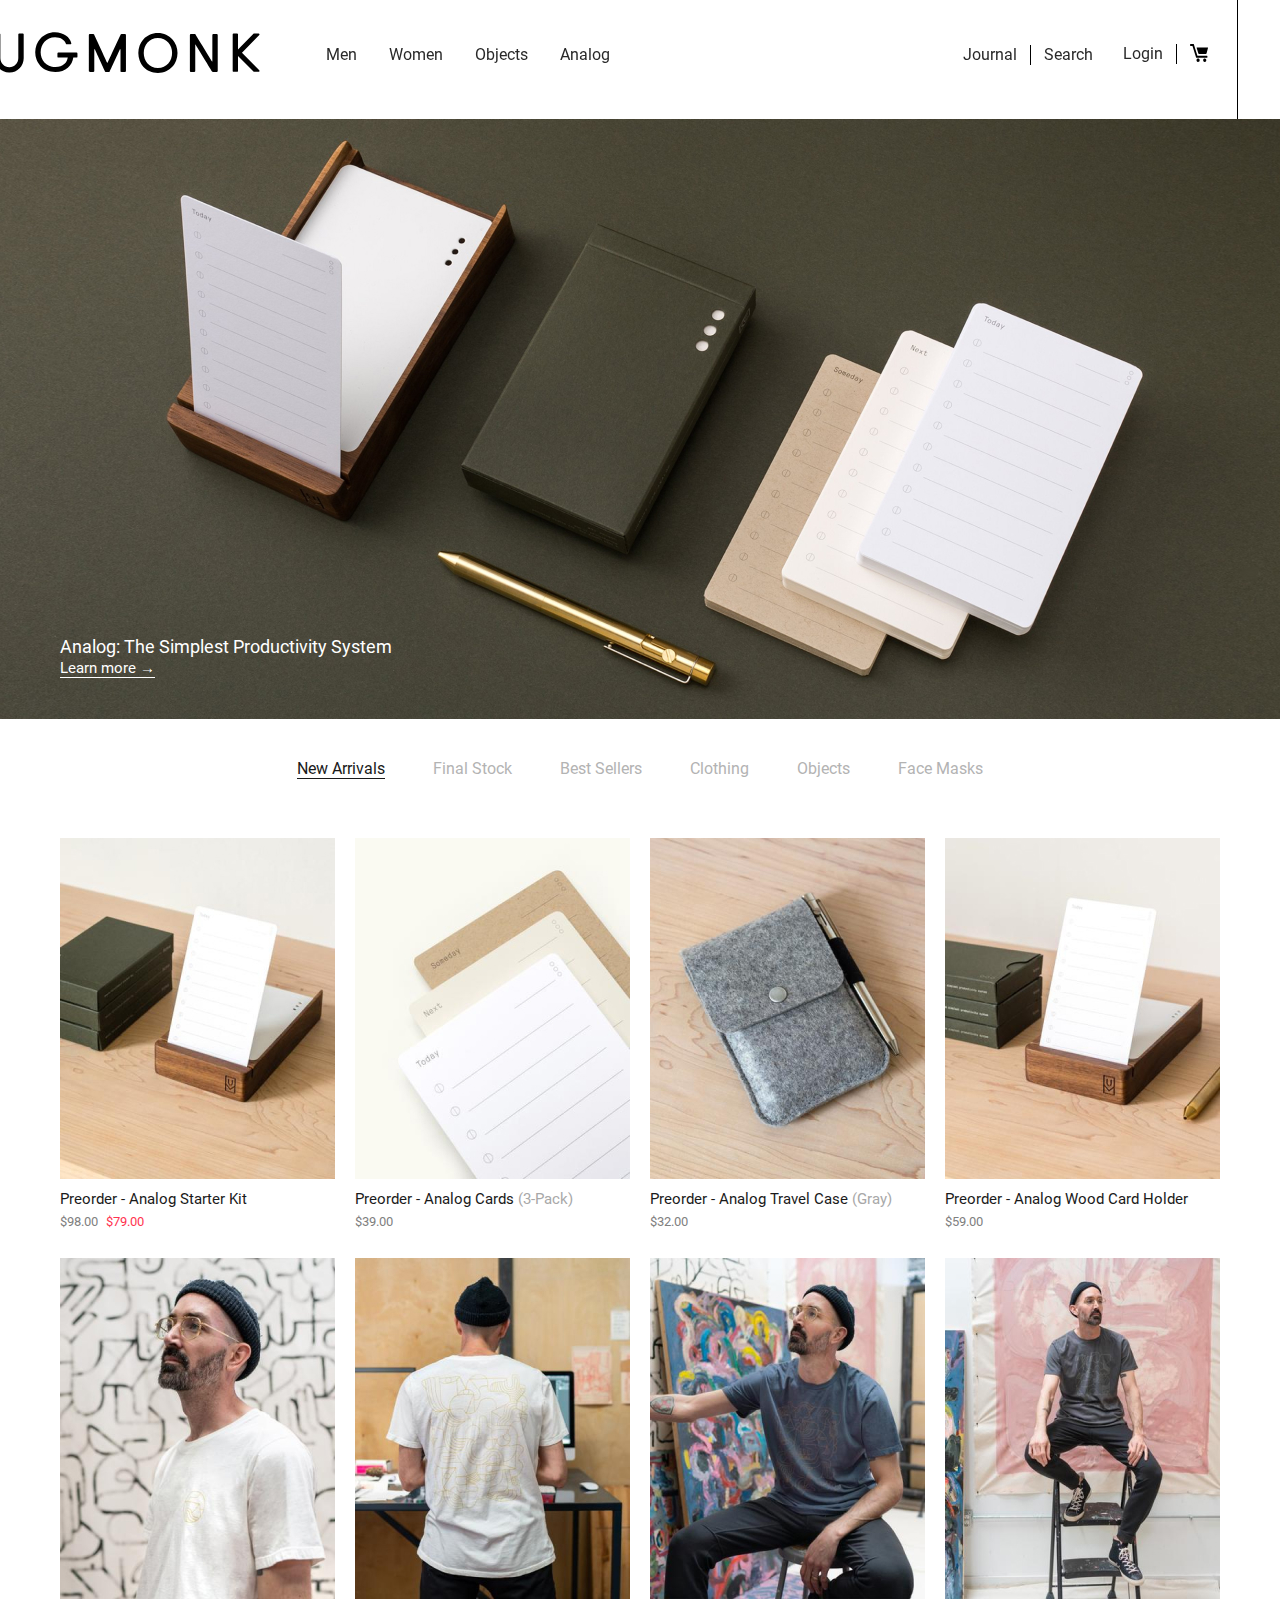
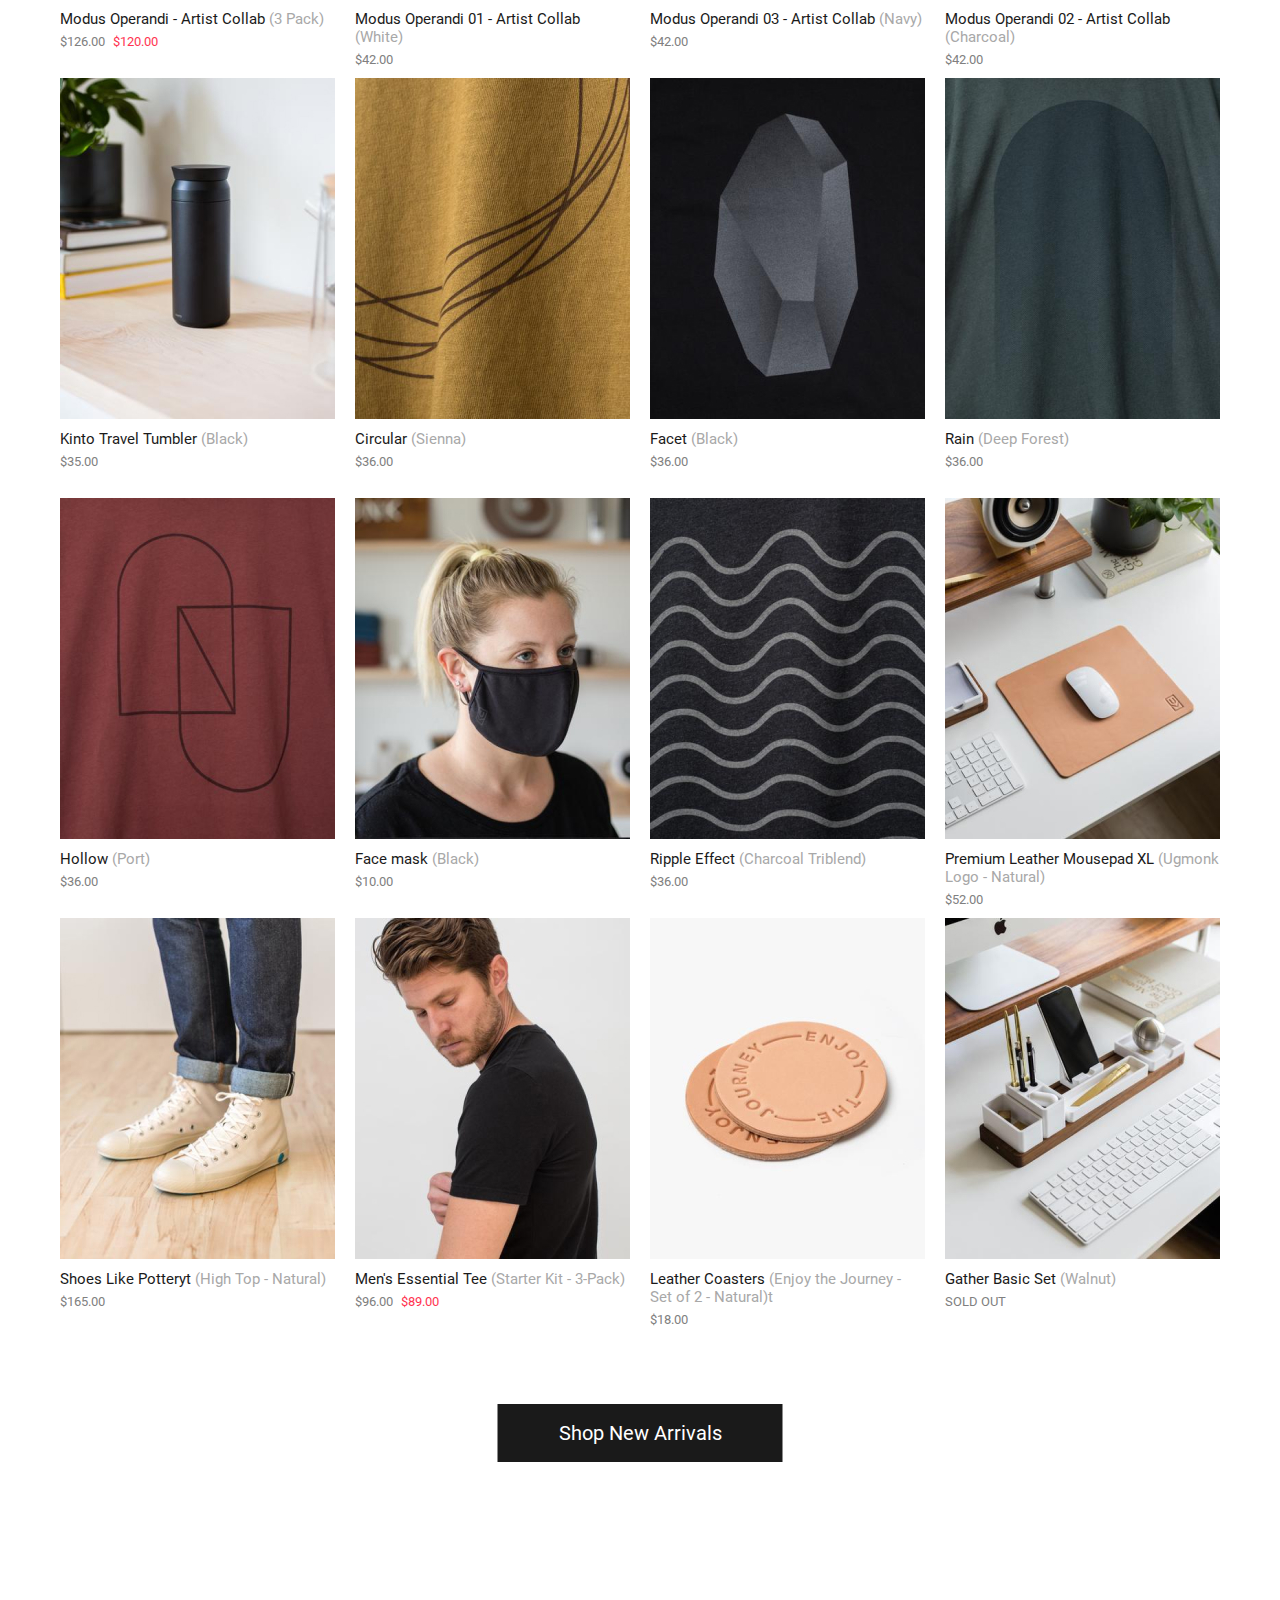
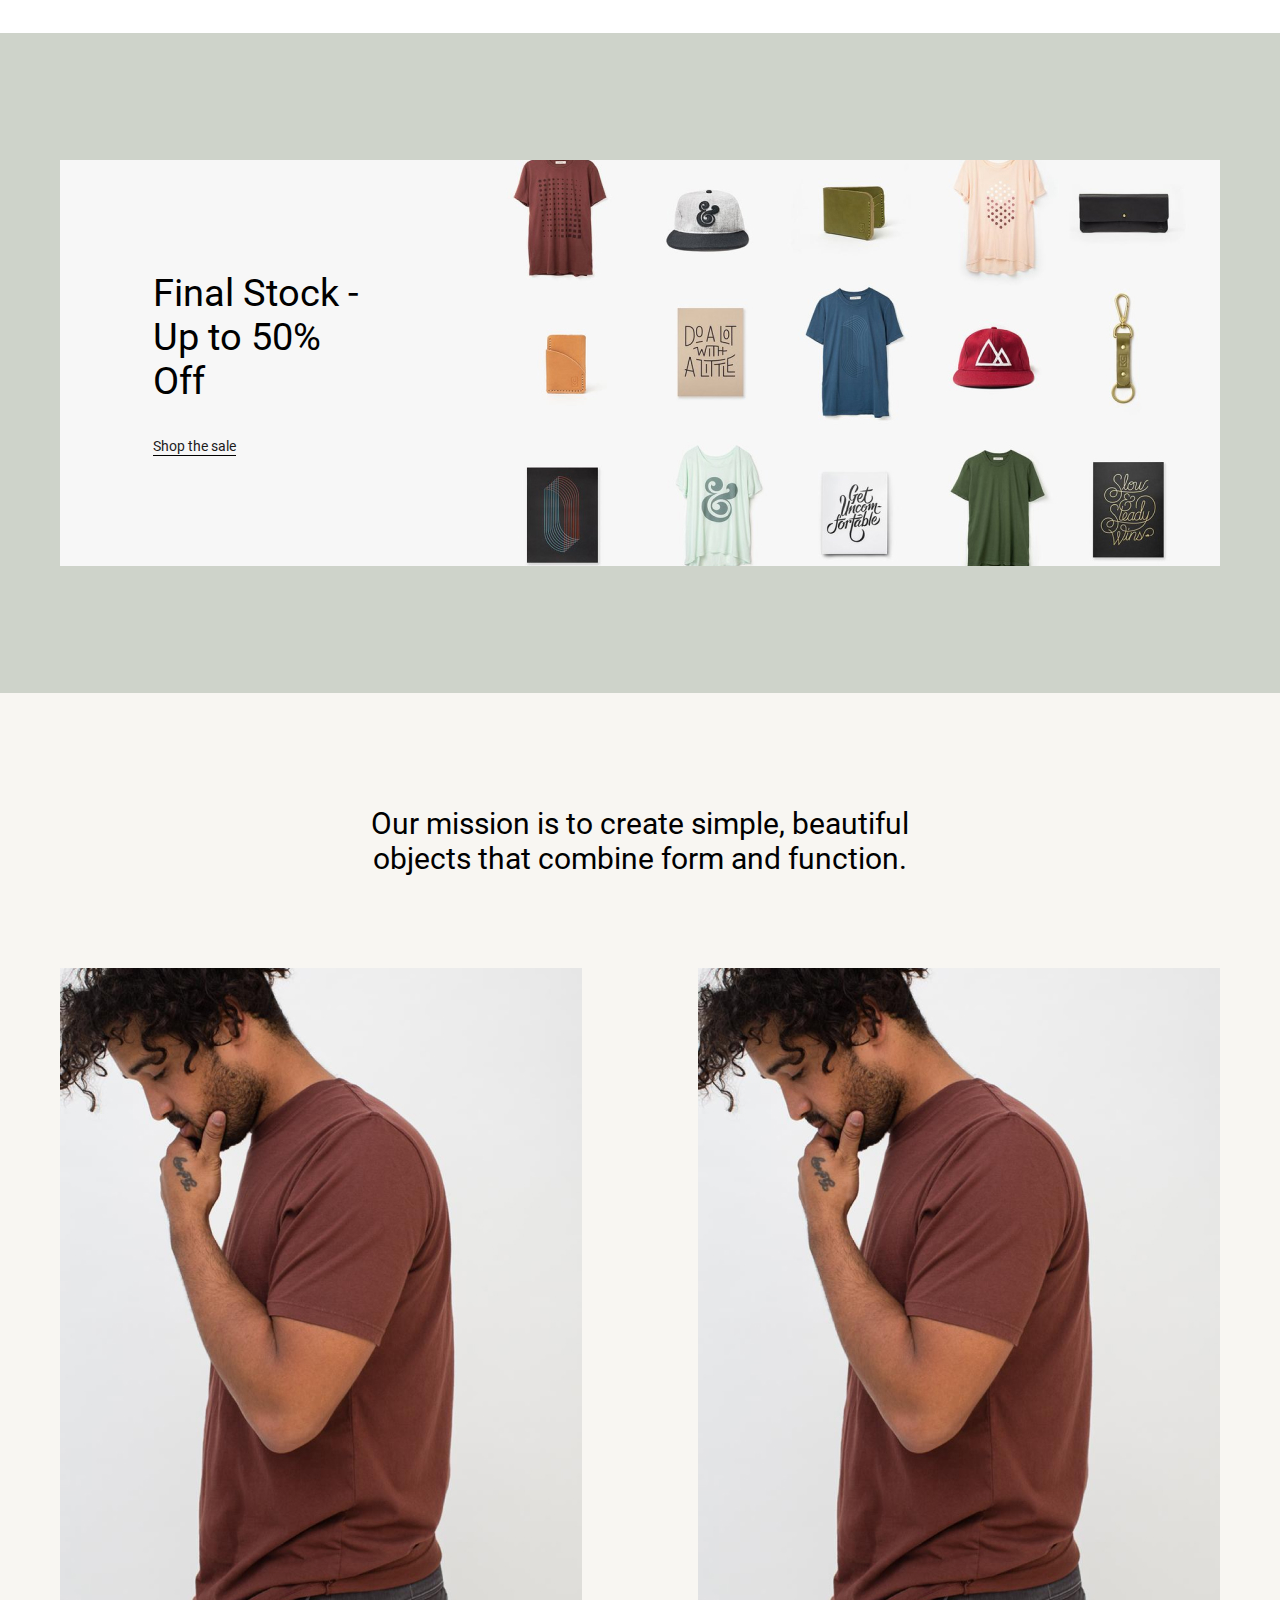
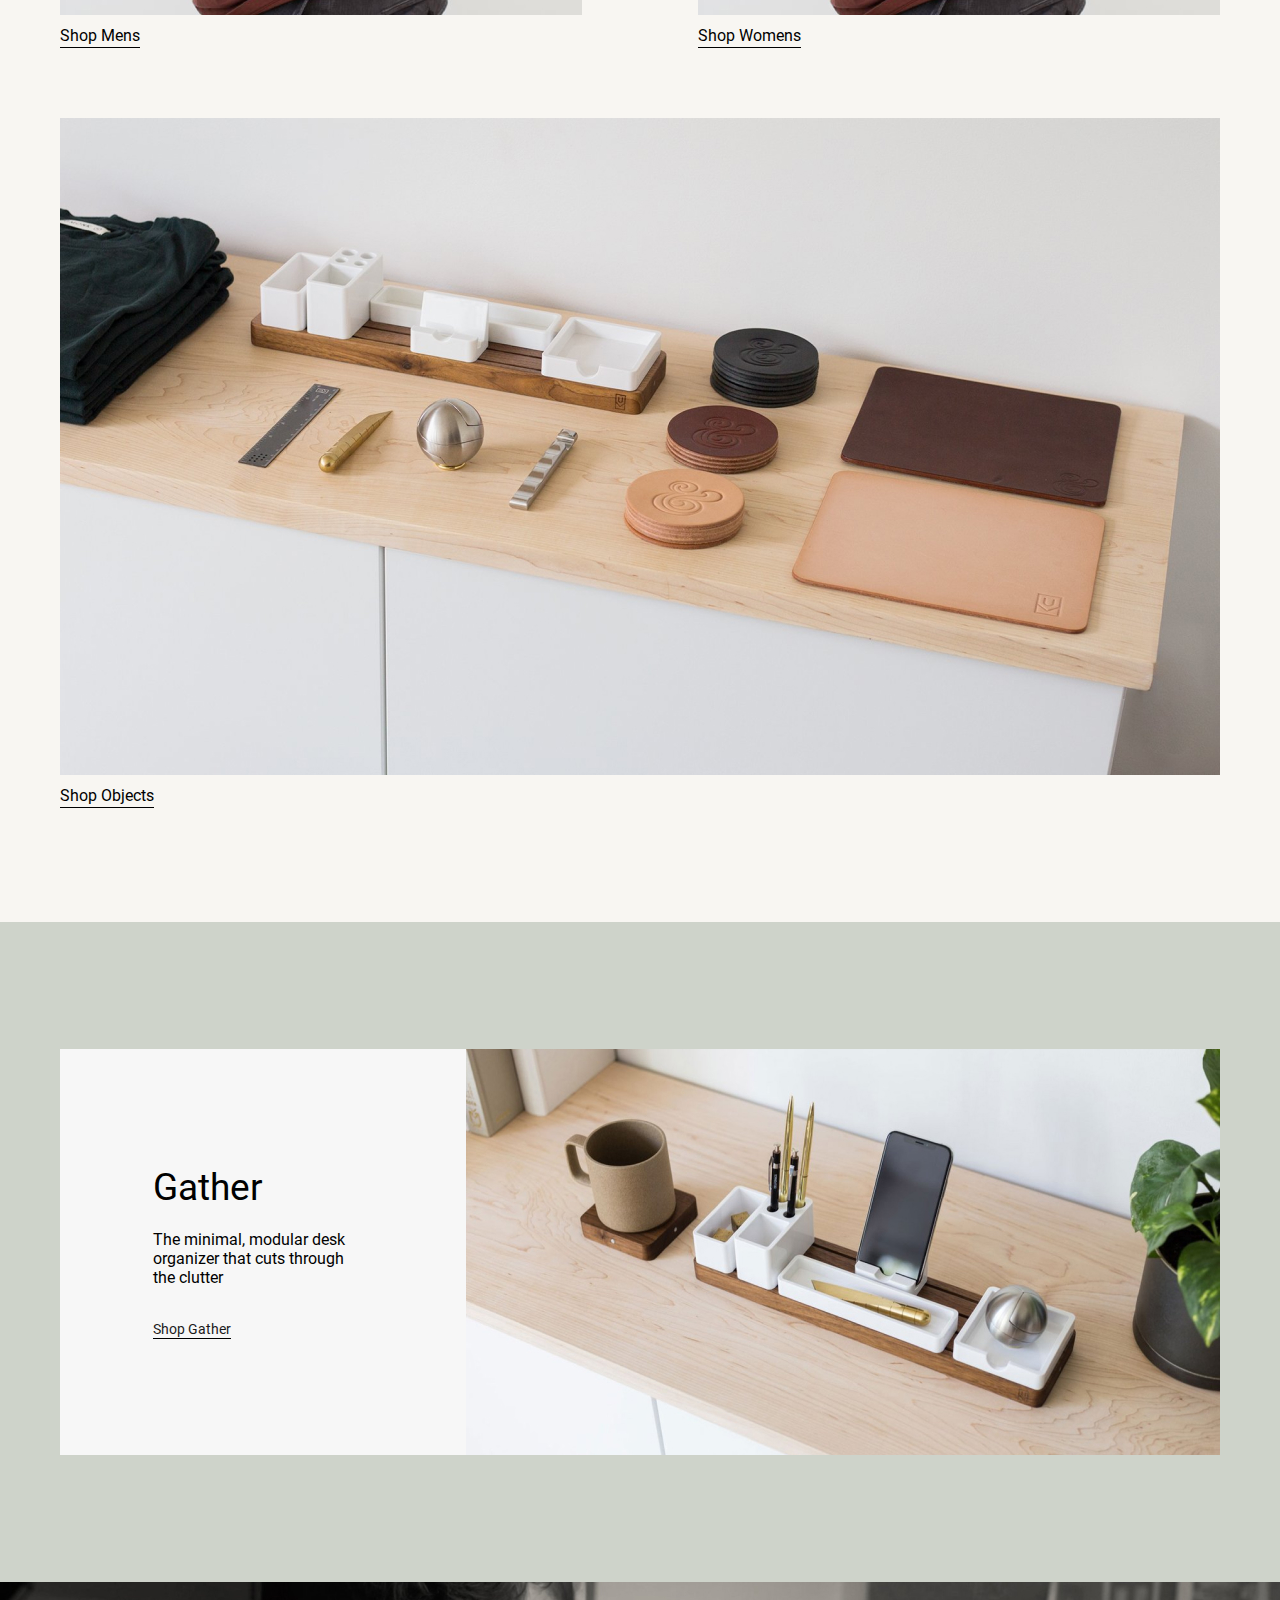
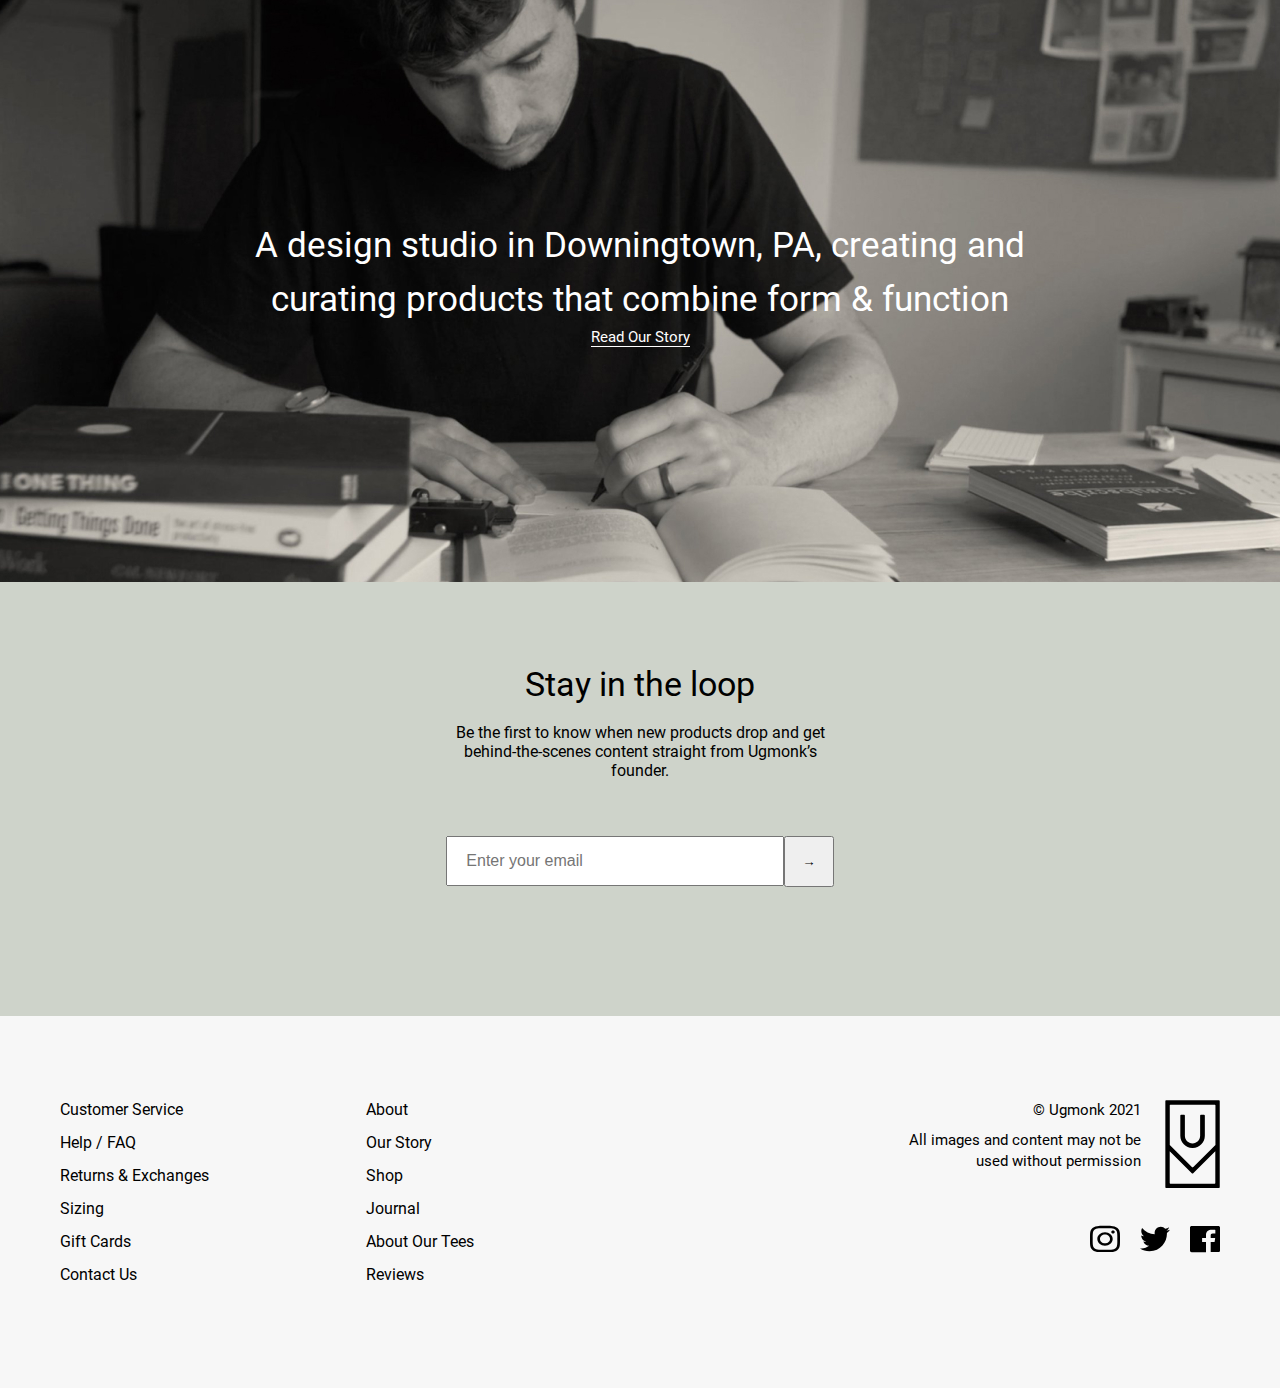
<file: index.html>
<!DOCTYPE html>
<html lang="en">

<head>
  <meta charset="UTF-8">
  <meta http-equiv="X-UA-Compatible" content="IE=edge">
  <meta name="viewport" content="width=device-width, initial-scale=1.0">
  <title>Ugmonk</title>
  <link rel="stylesheet" href="./css/fonts.css">
  <link rel="stylesheet" href="./css/main.css">
</head>

<body>
  <h1 class="visually-hidden">Ugmonk</h1>
  <header>
    <nav>
      <section class="container nav">
        <h3 class="visually-hidden">visually-hidden</h3>
        <a href="./index.html"><img class="nav_logo" src="./img/ugmonk-logo.svg" alt="ugmonk-logo"></a>
        <ul class="header_nav_list">
          <li class="header_nav_item">
            <a class="header_nav_link" href="#">Men</a>
          </li>
          <li class="header_nav_item">
            <a class="header_nav_link" href="#">Women</a>
          </li>
          <li class="header_nav_item">
            <a class="header_nav_link" href="#">Objects</a>
          </li>
          <li class="header_nav_item">
            <a class="header_nav_link" href="#">Analog</a>
          </li>
        </ul>
        <div class="nav_right left">
          <a class="nav_list" href="#">Journal</a>
          <span class="vertical_line"></span>
          <a class="nav_list" href="#">Search</a>
        </div>
        <div class="nav_right backet">
          <a class="nav_list" href="#">Login</a>
          <span class="vertical_line"></span>
          <a class="nav_list" href="#">
            <img src="./img/basket.svg" alt="basket">
          </a>
        </div>
      </section>
    </nav>
  </header>

  <main>
    <section class="analog">
      <h3 class="visually-hidden">visually-hidden</h3>
      <section class="container">
        <h3 class="visually-hidden">visually-hidden</h3>
        <p class="analog_text">Analog: The Simplest Productivity System</p>
        <a class="analog_link" href="#">Learn more →</a>
      </section>
    </section>

    <section class="container buy_container">
      <h3 class="visually-hidden">visually-hidden</h3>
      <form class="buy_nav_list" method="get">
        <label class="buy_nav_item">
          <input class="visually-hidden buy_nav" type="radio" checked name="nav"><span>New Arrivals</span>
        </label>
        <label class="buy_nav_item">
          <input class="visually-hidden buy_nav" type="radio" name="nav"><span>Final Stock</span>
        </label>
        <label class="buy_nav_item">
          <input class="visually-hidden buy_nav" type="radio" name="nav"><span>Best Sellers</span>
        </label>
        <label class="buy_nav_item">
          <input class="visually-hidden buy_nav" type="radio" name="nav"><span>Clothing</span>
        </label>
        <label class="buy_nav_item">
          <input class="visually-hidden buy_nav" type="radio" name="nav"><span>Objects</span>
        </label>
        <label class="buy_nav_item">
          <input class="visually-hidden buy_nav" type="radio" name="nav"><span>Face Masks</span>
        </label>
      </form>

      <ul class="buy_list">
        <li class="buy_item">
          <a href="#">
            <div>
              <img src="./img/list/Starter_kit.jpg" alt="Starter_kit" width="275" height="341">
            </div>
            <p class="item_name">Preorder - Analog Starter Kit <span class="span_name"></span></p>
            <p class="price">$98.00 <span class="span_price">$79.00</span></p>
          </a>
        </li>
        <li class="buy_item">
          <a href="#">
            <div>
              <img src="./img/list/analog_card.jpg" alt="analog_card">
            </div>
            <p class="item_name">Preorder - Analog Cards <span class="span_name">(3-Pack)</span></p>
            <p class="price">$39.00 <span class="span_price"></span></p>
          </a>
        </li>
        <li class="buy_item">
          <a href="#">
            <div>
              <img src="./img/list/travel_case.jpg" alt="travel_case">
            </div>
            <p class="item_name">Preorder - Analog Travel Case <span class="span_name">(Gray)</span></p>
            <p class="price">$32.00 <span class="span_price"></span></p>
          </a>
        </li>
        <li class="buy_item">
          <a href="#">
            <div>
              <img src="./img/list/card_holder.jpg" alt="card_holder">
            </div>
            <p class="item_name">Preorder - Analog Wood Card Holder <span class="span_name"></span></p>
            <p class="price">$59.00 <span class="span_price"></span></p>
          </a>
        </li>
        <li class="buy_item">
          <a href="#">
            <div>
              <img src="./img/list/artist_collab.jpg" alt="artist_collab">
            </div>
            <p class="item_name">Modus Operandi - Artist Collab <span class="span_name">(3 Pack)</span></p>
            <p class="price">$126.00 <span class="span_price">$120.00</span></p>
          </a>
        </li>
        <li class="buy_item">
          <a href="#">
            <div>
              <img src="./img/list/artist_collab_2.jpg" alt="artist_collab_2">
            </div>
            <p class="item_name">Modus Operandi 01 - Artist Collab <span class="span_name">(White)</span></p>
            <p class="price">$42.00 <span class="span_price"></span></p>
          </a>
        </li>
        <li class="buy_item">
          <a href="#">
            <div>
              <img src="./img/list/artist_collab_3.jpg" alt="artist_collab_3">
            </div>
            <p class="item_name">Modus Operandi 03 - Artist Collab <span class="span_name">(Navy)</span></p>
            <p class="price">$42.00 <span class="span_price"></span></p>
          </a>
        </li>
        <li class="buy_item">
          <a href="#">
            <div>
              <img src="./img/list/artist_collab_4.jpg" alt="artist_collab_4">
            </div>
            <p class="item_name">Modus Operandi 02 - Artist Collab <span class="span_name">(Charcoal)</span></p>
            <p class="price">$42.00 <span class="span_price"></span></p>
          </a>
        </li>
        <li class="buy_item">
          <a href="#">
            <div>
              <img src="./img/list/tumbler.jpg" alt="tumbler">
            </div>
            <p class="item_name">Kinto Travel Tumbler <span class="span_name">(Black)</span></p>
            <p class="price">$35.00 <span class="span_price"></span></p>
          </a>
        </li>
        <li class="buy_item">
          <a href="#">
            <div>
              <img src="./img/list/circular.jpg" alt="circular">
            </div>
            <p class="item_name">Circular <span class="span_name">(Sienna)</span></p>
            <p class="price">$36.00 <span class="span_price"></span></p>
          </a>
        </li>
        <li class="buy_item">
          <a href="#">
            <div>
              <img src="./img/list/facet.jpg" alt="facet">
            </div>
            <p class="item_name">Facet <span class="span_name">(Black)</span></p>
            <p class="price">$36.00 <span class="span_price"></span></p>
          </a>
        </li>
        <li class="buy_item">
          <a href="#">
            <div>
              <img src="./img/list/rain.jpg" alt="rain">
            </div>
            <p class="item_name">Rain <span class="span_name">(Deep Forest)</span></p>
            <p class="price">$36.00 <span class="span_price"></span></p>
          </a>
        </li>
        <li class="buy_item">
          <a href="#">
            <div>
              <img src="./img/list/hollow.jpg" alt="hollow">
            </div>
            <p class="item_name">Hollow <span class="span_name">(Port)</span></p>
            <p class="price">$36.00 <span class="span_price"></span></p>
          </a>
        </li>
        <li class="buy_item">
          <a href="#">
            <div>
              <img src="./img/list/face_mask.jpg" alt="face_mask">
            </div>
            <p class="item_name">Face mask <span class="span_name">(Black)</span></p>
            <p class="price">$10.00 <span class="span_price"></span></p>
          </a>
        </li>
        <li class="buy_item">
          <a href="#">
            <div>
              <img src="./img/list/ripple_effect.jpg" alt="ripple_effect">
            </div>
            <p class="item_name">Ripple Effect <span class="span_name">(Charcoal Triblend)</span></p>
            <p class="price">$36.00 <span class="span_price"></span></p>
          </a>
        </li>
        <li class="buy_item">
          <a href="#">
            <div>
              <img src="./img/list/mouse_pad.jpg" alt="mouse_pad">
            </div>
            <p class="item_name">Premium Leather Mousepad XL <span class="span_name">(Ugmonk Logo - Natural)</span></p>
            <p class="price">$52.00 <span class="span_price"></span></p>
          </a>
        </li>
        <li class="buy_item">
          <a href="#">
            <div>
              <img src="./img/list/like_pottery.jpg" alt="like_pottery">
            </div>
            <p class="item_name">Shoes Like Potteryt <span class="span_name">(High Top - Natural)</span></p>
            <p class="price">$165.00 <span class="span_price"></span></p>
          </a>
        </li>
        <li class="buy_item">
          <a href="#">
            <div>
              <img src="./img/list/mens_tee.jpg" alt="mens_tee">
            </div>
            <p class="item_name">Men's Essential Tee <span class="span_name">(Starter Kit - 3-Pack)</span></p>
            <p class="price">$96.00 <span class="span_price">$89.00</span></p>
          </a>
        </li>
        <li class="buy_item">
          <a href="#">
            <div>
              <img src="./img/list/enjoy.jpg" alt="enjoy">
            </div>
            <p class="item_name">Leather Coasters <span class="span_name">(Enjoy the Journey - Set of 2 -
                Natural)t</span></p>
            <p class="price">$18.00 <span class="span_price"></span></p>
          </a>
        </li>
        <li class="buy_item">
          <a href="#">
            <div>
              <img src="./img/list/basic_set.jpg" alt="basic_set">
            </div>
            <p class="item_name">Gather Basic Set <span class="span_name">(Walnut)</span></p>
            <p class="price">SOLD OUT <span class="span_price"></span></p>
          </a>
        </li>
      </ul>
      <div class="shop">
        <a class="shop_new_arrivals" href="#">
          Shop New Arrivals
        </a>
      </div>
    </section>

    <section class="final_stock">
      <h3 class="visually-hidden">visually-hidden</h3>
      <section class="container final_stock_container">
        <h3 class="visually-hidden">visually-hidden</h3>
        <div>
          <p class="final_stock_text">Final Stock - Up to 50% Off</p>
          <a class="shop_sale" href="#">Shop the sale </a>
        </div>
        <img class="stock_up" src="./img/shoes.jpg" alt="shoes">
      </section>
    </section>

    <div class="our_mission">
      <section class="container conbine_form">
        <h2 class="conbine_form_title">Our mission is to create simple, beautiful objects that combine form and
          function.</h2>
        <ul class="shops">
          <li class="shop_item">
            <img src="./img/shop_men.jpg" alt="shop_men">
            <a class="shop_men" href="#">Shop Mens</a>
          </li>
          <li class="shop_item">
            <img src="./img/shop_men.jpg" alt="shop_men">
            <a class="shop_men" href="#">Shop Womens</a>
          </li>
        </ul>
        <img src="./img/shop_object.jpg" alt="shop_object">
        <a class="shop_men" href="#">Shop Objects</a>
      </section>
    </div>

    <section class="final_stock">
      <h3 class="visually-hidden">visually-hidden</h3>
      <section class="container final_stock_container">
        <h3 class="visually-hidden">visually-hidden</h3>
        <div>
          <p class="gather_stock_text">Gather</p>
          <p class="gather_text">The minimal, modular desk organizer that cuts through the clutter</p>
          <a class="shop_sale" href="#">Shop Gather </a>
        </div>
        <img class="stock_up" src="./img/gather.jpg" alt="gather">
      </section>
    </section>

    <section class="downingtown">
      <h3 class="visually-hidden">visually-hidden</h3>
      <section class="container">
        <div class="container_text">
          <h2 class="downingtown_text">A design studio in Downingtown, PA, creating and curating products that combine
            form & function</h2>
          <a href="#">Read Our Story</a>
        </div>
      </section>
    </section>

    <section class="stay_in_the_loop">
      <h3 class="visually-hidden">visually-hidden</h3>
      <section class="container">
        <div class="stay">
          <h2 class="stay_title">Stay in the loop</h2>
          <p class="stay_text">Be the first to know when new products drop and get behind-the-scenes content straight
            from Ugmonk’s founder.</p>
          <form method="post">
            <input aria-label="input email" required name="email" class="input_email" placeholder="Enter your email"
              type="email">
            <button class="button_submit" name="submit button" type="submit">→</button>
          </form>
        </div>
      </section>
    </section>
  </main>

  <footer>
    <section class="container">
      <h3 class="visually-hidden">visually-hidden</h3>
      <div class="footer_container">
        <ul class="footer_list_left">
          <li><a class="footer_nav" href="#">Customer Service</a></li>
          <li><a class="footer_nav" href="#">Help / FAQ</a></li>
          <li><a class="footer_nav" href="#">Returns & Exchanges</a></li>
          <li><a class="footer_nav" href="#">Sizing</a></li>
          <li><a class="footer_nav" href="#">Gift Cards</a></li>
          <li><a class="footer_nav" href="#">Contact Us</a></li>
        </ul>
        <ul class="footer_list_right">
          <li><a class="footer_nav" href="#">About</a></li>
          <li><a class="footer_nav" href="#">Our Story</a></li>
          <li><a class="footer_nav" href="#">Shop</a></li>
          <li><a class="footer_nav" href="#">Journal</a></li>
          <li><a class="footer_nav" href="#">About Our Tees</a></li>
          <li><a class="footer_nav" href="#">Reviews</a></li>
        </ul>
        <div class="footer_right">
          <div class="footer_box">
            <div class="footer_text">
              <p class="citec_name">© Ugmonk 2021</p>
              <p>All images and content may not be used without permission</p>
            </div>
            <img src="./img/ugmonk_footer_logo.svg" alt="ugmonk_footer_logo" width="55" height="88">
          </div>
          <a class="social_icon" href="#"><img width="30" height="28" src="./img/instagram_logo.svg"
              alt="instagram_logo"></a>
          <a class="social_icon" href="#"><img width="30" height="28" src="./img/twitter_logo.svg"
              alt="twitter_logo"></a>
          <a class="social_icon" href="#"><img width="30" height="28" src="./img/facebook_logo.svg"
              alt="facebook_logo"></a>
        </div>
      </div>
    </section>
  </footer>
</body>

</html>
</file>
<file: css/fonts.css>
@font-face {
  font-family: 'Roboto';
  src: url('../fonts/Roboto-Regular.woff2') format('woff2'),
      url('../fonts/Roboto-Regular.woff') format('woff');
  font-weight: normal;
  font-style: normal;
  font-display: swap;
}
</file>
<file: css/main.css>
*,
*::after,
*::before {
  box-sizing: border-box;
}

.visually-hidden {
  clip: rect(0 0 0 0);
  clip-path: inset(50%);
  height: 1px;
  overflow: hidden;
  position: absolute;
  white-space: nowrap;
  width: 1px;
  margin: -1px;
  padding: 0;
  border: 0;
}

body {
  font-family: "Roboto";
  padding: 0;
  margin: 0;
}

p {
  margin: 0;
}

main {
  background-color: #fff;
}

header{
  background-color: rgb(255, 255, 255);
  position: sticky;
  z-index: 1;
  top: 0;
}


.nav {
  display: flex;
  align-items: center;
  padding: 32px 0 42px;
}

.container {
  max-width: 1160px;
  margin: 0 auto;
}

.nav_logo {
  margin-left: -65px;
}

.header_nav_list {
  margin: 0;
  padding: 0;
  display: flex;
  list-style: none;
}

.header_nav_item {
  margin-right: 32px;
}

.header_nav_item:last-child {
  margin-right: 0;
}

.header_nav_item:first-child {
  margin-left: 66px;
}

.header_nav_link {
  font-size: 16px;
  color: #292929;
  text-decoration: none;
}

.vertical_line {
  width: 1px;
  height: 20px;
  background-color: #000;
  display: block;
}

.nav_right {
  display: flex;
  margin-right: 12px;
}

.left {
  margin-left: auto;
  display: flex;
  margin-right: 30px;
}

.nav_list {
  text-decoration: none;
  color: #292929;
}

.vertical_line {
  margin: 0 13px;
}

.nav {
  position: relative;
}

.backet::after {
  content: "";
  position: absolute;
  width: 1px;
  height: 100%;
  background-color: #000;
  display: block;
  top: 0;
  right: -18px;
}

.analog {
  background-image: url(../img/analog_image.jpg);
  background-repeat: no-repeat;
  background-position: center;
  height: 600px;
}

.analog_text {
  color: #fff;
  font-weight: normal;
  font-size: 18px;
  margin: 0;
  margin-bottom: 1px;
  padding-top: 517px;
}

.analog_link {
  color: #fff;
  font-size: 15px;
  text-decoration: none;
  border-bottom: 1px solid #fff;
}

.buy_nav_list {
  margin: 0;
  padding: 0;
  list-style: none;
  display: flex;
  justify-content: center;
  padding-top: 40px;
}

.buy_nav_item {
  margin-right: 48px;
}


.buy_nav_item:last-child {
  margin-right: 0;
}

.buy_nav_item {
  color: #B3B3B3;
  padding-bottom: 5px;
  text-decoration: none;
}

.buy_nav_item :hover {
  color: #1A1A1A;
}

.buy_nav:checked + span{
  color: #1A1A1A;
  border-bottom: 1px solid #1A1A1A;
}



.buy_list {
  margin: 0;
  padding: 0;
  list-style: none;
  display: flex;
  flex-wrap: wrap;
  justify-content: center;
  padding-top: 55px;
}

.buy_item a {
  text-decoration: none;
}

.buy_item {
  height: 420px;
  width: 275px;
  margin-right: 20px;
}

.buy_item div {
  overflow: hidden;
  width: 275px;
  height: 341px;
}

.buy_item:hover img {
  transform: scale(1.2);
  transition: 0.5s ease;
}

.buy_item:nth-child(4n) {
  margin-right: 0;
}

.buy_item:last-child {
  margin-right: 0;
}

.item_name {
  font-size: 15px;
  color: #1A1A1A;
  margin: 11px 0 6px;
}

.price {
  color: #808080;
  font-size: 13px;
}

.span_price {
  margin-left: 5px;
  color: #FF3451;
  font-size: 13px;
}

.span_name {
  color: #A8A8A8;
}

.shop_new_arrivals {
  display: inline-block;
  padding: 1px 61px;
  font-size: 20px;
  line-height: 56px;
  background-color: #1A1A1A;
  text-decoration: none;
  color: #fff;
  margin-left: 50%;
  transform: translateX(-50%);
}

.shop {
  padding-top: 66px;
  padding-bottom: 171px;
}

.buy_container {
  background-color: #fff;
}

.final_stock {
  background-color: #CED3CA;
  ;
  padding: 127px 0;
}

.final_stock_container {
  position: relative;
  display: flex;
  align-items: center;
  background-color: #F7F7F7;
  padding-left: 93px;
}

.stock_up {
  margin-left: auto;
}

.final_stock_text {
  font-size: 38px;
  width: 208px;
  margin-bottom: 33px;
}

.shop_sale {
  font-size: 14px;
  color: #1A1A1A;
  text-decoration: none;
  border-bottom: 1px solid black;
  padding-bottom: 1px;
}

/* .final_stock_container::before{
  position: absolute;
  content: "";
  width: 40px;
  height: 733px;
  background-image: url(../img/element.jpg);
  background-repeat: no-repeat;
  background-position: center;
  left: -50px;
  top: -790px;
  z-index: ;
} */


.our_mission {
  background-color: #F8F6F2;
  padding-bottom: 114px;
}

.conbine_form {
  padding-top: 113px;
}

.conbine_form_title {
  padding-bottom: 92px;
  text-align: center;
  width: 630px;
  font-size: 30px;
  font-weight: normal;
  margin: 0 auto;
}

.shops {
  display: flex;
  justify-content: space-between;
  list-style: none;
  margin: 0;
  padding: 0;
}

.shop_men {
  display: inline-block;
  font-size: 16px;
  font-weight: normal;
  border-bottom: 1px solid black;
  padding-bottom: 2px;
  margin: 7px 0 0 0;
  text-decoration: none;
  color: #000;
}

.shop_item {
  width: 522px;
  margin: 0;
  padding: 0;
  margin-bottom: 70px;
}

.gather_text {
  margin: 21px 0 32px;
  width: 209px;
}

.gather_stock_text {
  font-size: 37px;
  font-weight: normal;
}

.downingtown{
  background-image: url(../img/downingtown.jpg);
  background-repeat: no-repeat;
  background-position: center;
  height: 600px;
}

.downingtown_text{
  color: white;
  font-size: 35px;
  width: 782px;
  margin: 0 auto;
  font-weight: normal;
  padding-top: 237px;
  line-height: 54px;
}

.downingtown a{
  font-size: 15px;
  color: #fff;
  text-decoration: none;
  margin-bottom: 2px;
  border-bottom: 1px solid #fff;
  
}
.container_text{
  text-align: center;
}

.stay_in_the_loop{
  background-color: #CED3CA;
  padding: 82px 0 129px;
}

.stay{
  text-align: center;
}

.stay_title{
  font-size: 34px;
  font-weight: normal;
  margin: 0 0 19px;
}

.stay_text{
  display: inline-block;
  width: 370px;
  font-size: 16px;
  margin-bottom: 56px;
}

.input_email{
  width: 338px;
  padding: 14px 18px;
  font-size: 16px;
}

.button_submit{
  padding: 16px;
  margin-left: -4px;
}

footer{
  background-color: #F7F7F7;
  padding: 84px 0 104px;
}

.footer_container{
  display: flex;
}

.footer_nav{
  color: #000;
  text-decoration: none;
}

.footer_container li{
  margin-bottom: 14px;
}

.footer_container li:last-child{
  margin-bottom: 0;
}

.footer_list_left{
  margin: 0;
  padding: 0;
  list-style: none;
  margin-right: 157px;
}

.footer_list_right{
  margin: 0;
  padding: 0;
  list-style: none;
}

.footer_right{
  text-align: right;
  margin-left: auto;
  height: 90px;
}

.footer_box{
  display: flex;
  margin-bottom: 37px;
}

.footer_text{
  width: 233px;
  font-size: 15px;
  font-weight: normal;
  line-height: 21px;
  margin-right: 24px;
}

.citec_name{
  margin-bottom: 9px;
}

.social_icon{
  margin-right: 16px;
}

.social_icon:last-child{
  margin-right: 0;
}
</file>
